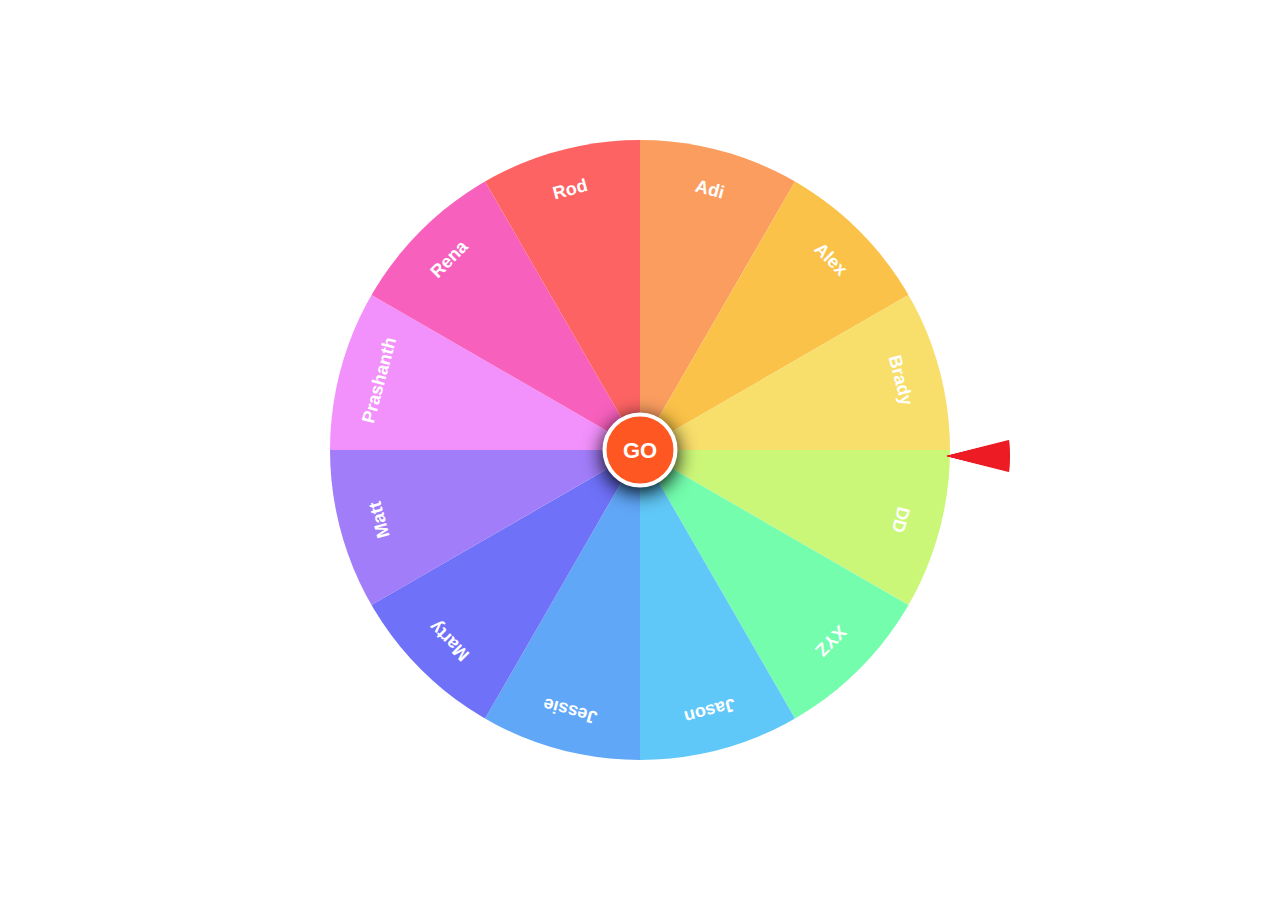
<file: fixed-wheel/index.html>
<!DOCTYPE html>
<html lang="en">

<head>
  <meta charset="UTF-8">
  <meta name="viewport" content="width=device-width, initial-scale=1.0">
  <title>Who will run the next stand-up?</title>
  <link rel="stylesheet" href="fixed-styles.css">
</head>

<body>

  <div class="mainbox">

    <ul class="box" id="box">
      <li>
        <div class="text">Adi</div>
      </li>
      <li>
        <div class="text">Alex</div>
      </li>
      <li>
        <div class="text">Brady</div>
      </li>
      <li>
        <div class="text">DD</div>
      </li>
      <li>
        <div class="text">XYZ</div>
      </li>
      <li>
        <div class="text">Jason</div>
      </li>
      <li>
        <div class="text">Jessie</div>
      </li>
      <li>
        <div class="text">Marty</div>
      </li>
      <li>
        <div class="text">Matt</div>
      </li>
      <li>
        <div class="text">Prashanth</div>
      </li>
      <li>
        <div class="text">Rena</div>
      </li>
      <li>
        <div class="text">Rod</div>
      </li>

      <ul>

  </div>
  <button class="spin" onclick="mySpinner()">GO</button>
  <script src="fixed.js"></script>
</body>

</html>
</file>
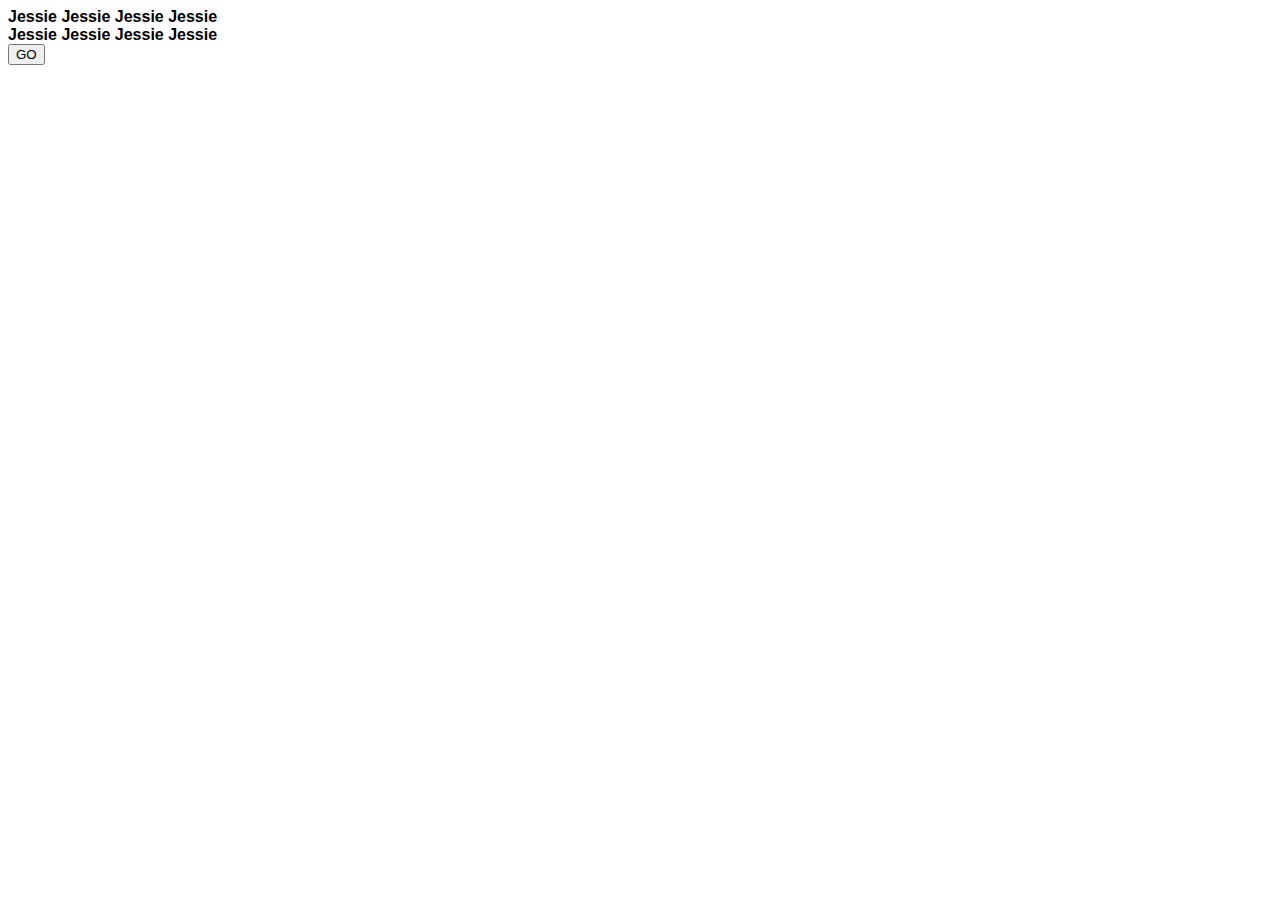
<file: fortune-wheel.html>
<!DOCTYPE html>
<html lang="en">

<head>
    <meta charset="UTF-8">
    <meta name="viewport" content="width=device-width, initial-scale=1.0">
    <title>Who will run the next stand-up?</title>
    <link rel="stylesheet" href="styles.css">
</head>

<body>
    <div class="mainbox">
        <div id="box" class="box">
            <div class="box1">
                <span class="span1"><b>Jessie</b></span>
                <span class="span2"><b>Jessie</b></span>
                <span class="span3"><b>Jessie</b></span>
                <span class="span4"><b>Jessie</b></span>
            </div>
            <div class="box2">
                <span class="span1"><b>Jessie</b></span>
                <span class="span2"><b>Jessie</b></span>
                <span class="span3"><b>Jessie</b></span>
                <span class="span4"><b>Jessie</b></span>
            </div>
        </div>
        <button class="spin" onclick="mySpinner()">GO</button>
    </div>
    <script src="spinner.js"></script>
</body>

</html>
</file>
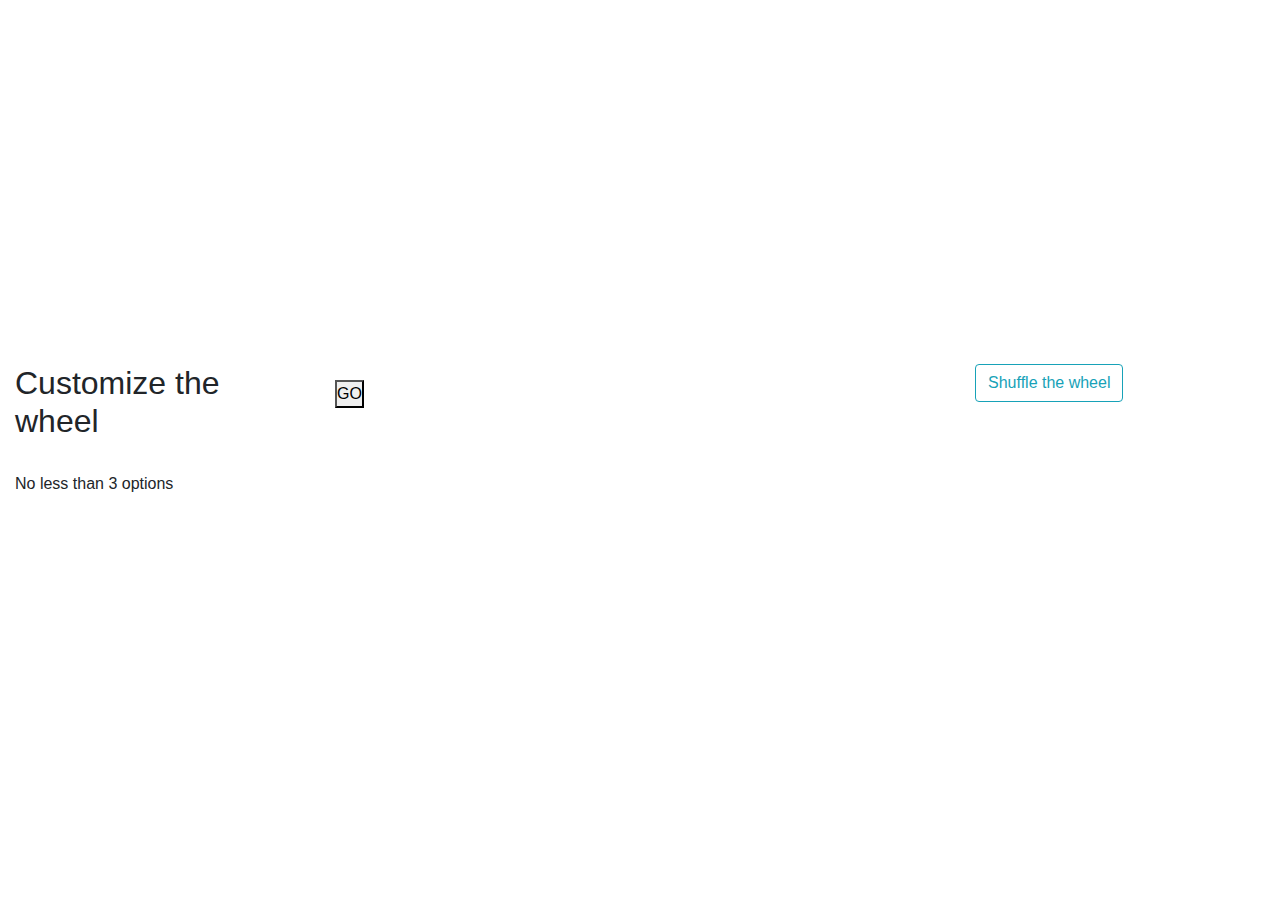
<file: index copy.html>
<!DOCTYPE html>
<html lang="en">

<head>
  <meta charset="UTF-8">
  <meta name="viewport" content="width=device-width, initial-scale=1.0">
  <title>Who will run the next stand-up?</title>
  <link rel="stylesheet" href="dynamic-styles.css">
  <link rel="stylesheet" href="https://maxcdn.bootstrapcdn.com/bootstrap/4.0.0/css/bootstrap.min.css"
    integrity="sha384-Gn5384xqQ1aoWXA+058RXPxPg6fy4IWvTNh0E263XmFcJlSAwiGgFAW/dAiS6JXm" crossorigin="anonymous">

</head>

<body>
  <div class="container-fluid">
    <div class="row">
      <div class="col-3">
        <div class="namebox" id="namebox">
          <h2>Customize the wheel</h2><br>
            <p>
              No less than 3 options
            </p><br>
        </div>
      </div>
      <div class="col-6">
        <div class="mainbox">
          <ul class="mainbox_pie" id="pie">
          </ul>
          <button class="mainbox_spin" onclick="mySpinner()">GO</button>
        </div>
      </div>
      <div class="col-3">
        <button class="btn btn-outline-info btn-primary-spacing" onclick="reCreatePie(this)">
          Shuffle the wheel
        </button>
      </div>
    </div>
  </div>

  <script src="dynamic.js"></script>
</body>

</html>
</file>
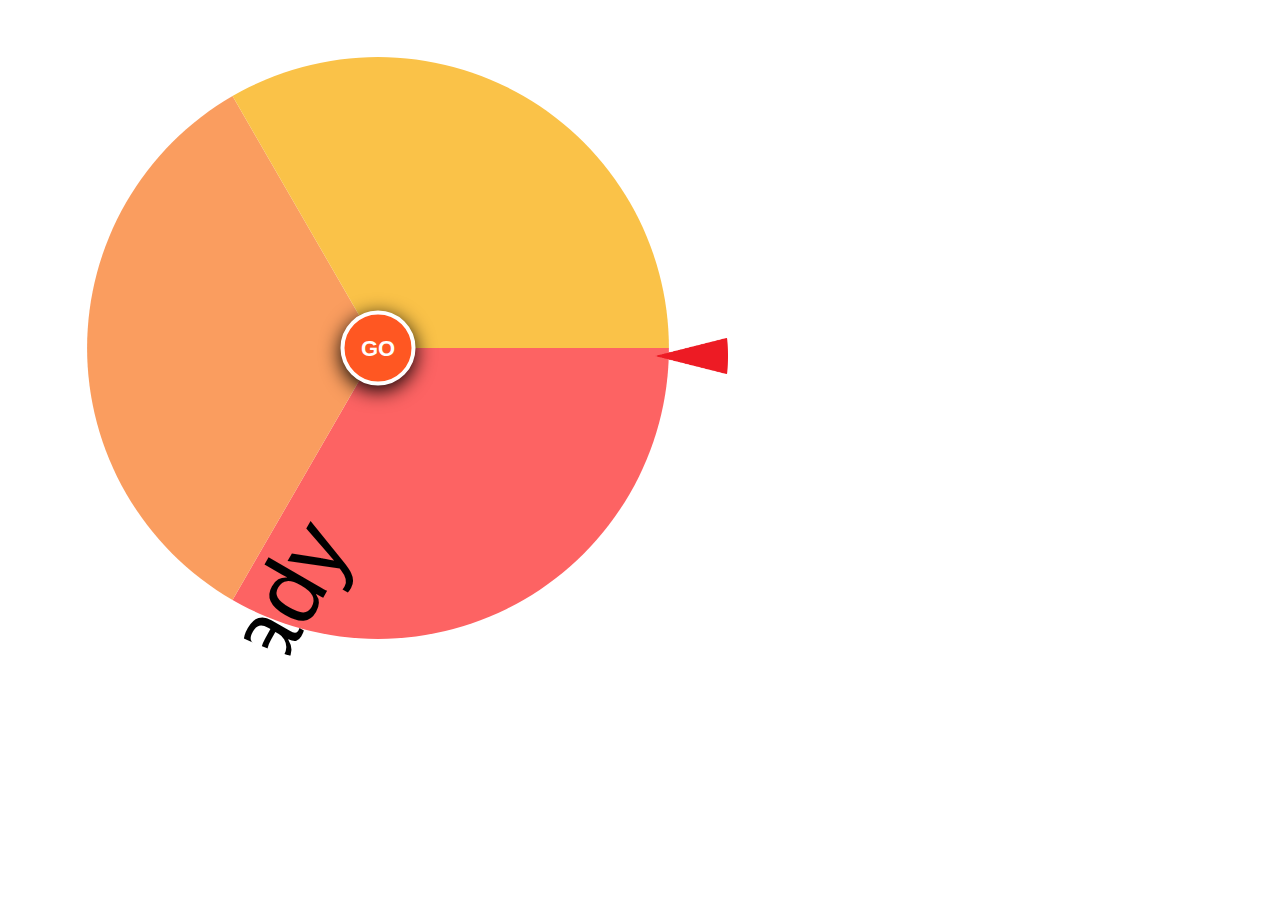
<file: dynamic-wheel-backup/dynamic-b-wheel.html>
<!DOCTYPE html>
<html lang="en">

<head>
    <meta charset="UTF-8">
    <meta name="viewport" content="width=device-width, initial-scale=1.0">
    <title>Document</title>
    <link rel="stylesheet" href="dynamic-b-styles.css">
</head>

<body>
    <!-- <div class="main"> -->
    <div class="mainbox">
        <svg viewBox="0 0 110 110" id="pie" class="pie">
        </svg>
        <button class="spin" onclick="mySpinner()">GO</button>
    </div>
       <script src="dynamic-b.js"></script>
    <!-- </div> -->

</body>

</html>
</file>
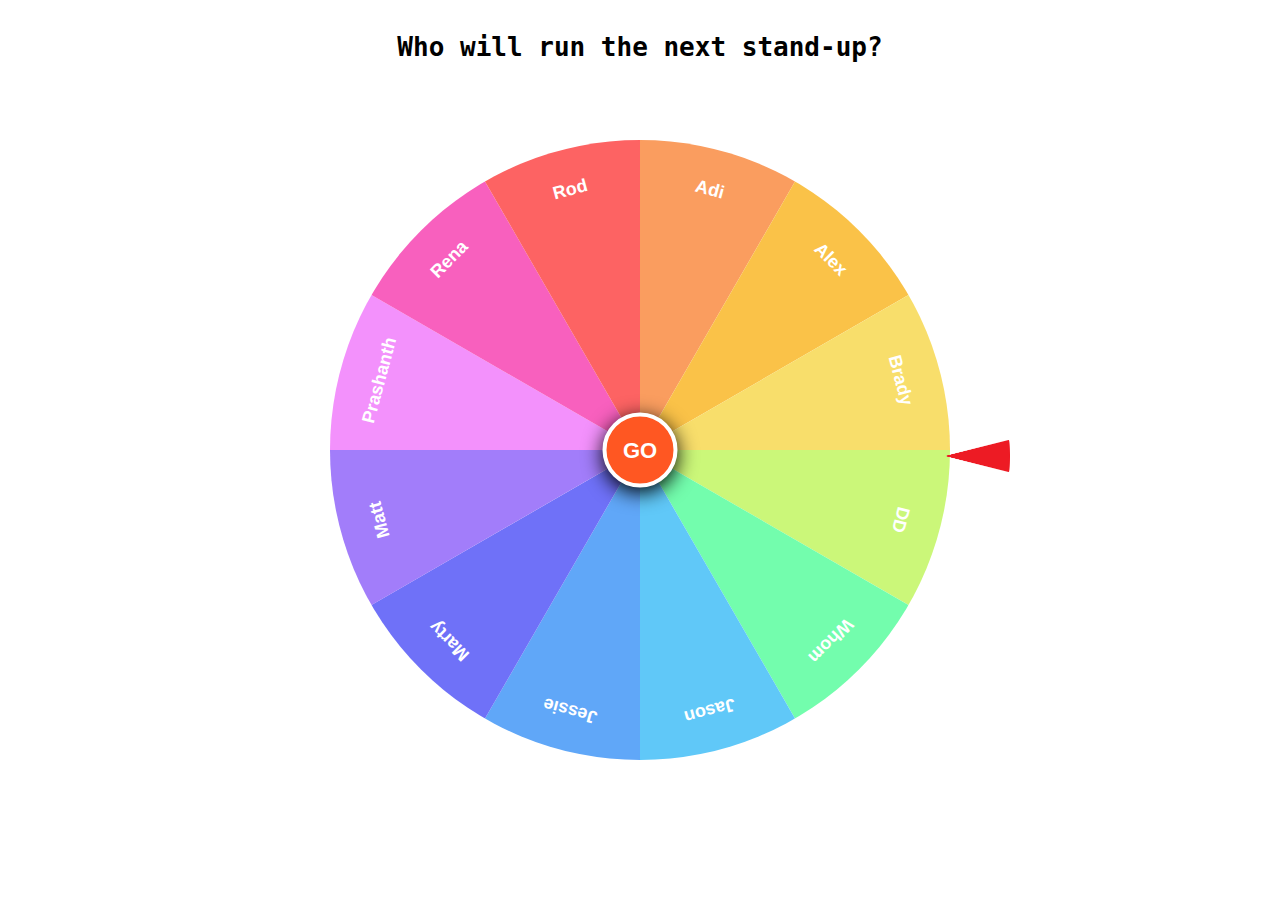
<file: fixed-wheel/fixed-wheel.html>
<!DOCTYPE html>
<html lang="en">

<head>
  <meta charset="UTF-8">
  <meta name="viewport" content="width=device-width, initial-scale=1.0">
  <title>Who will run the next stand-up?</title>
  <link rel="stylesheet" href="fixed-styles.css">
</head>

<body>
  <h1>Who will run the next stand-up?</h1>
  <div class="mainbox">

    <ul class="box" id="box">
      <li>
        <div class="text">Adi</div>
      </li>
      <li>
        <div class="text">Alex</div>
      </li>

      <li>
        <div class="text">Brady</div>
      </li>
      <li>
        <div class="text">DD</div>
      </li>
      <li>
        <div class="text">Whom</div>
      </li>
      <li>
        <div class="text">Jason</div>
      </li>
      <li>
        <div class="text">Jessie</div>
      </li>
      <li>
        <div class="text">Marty</div>
      </li>
      <li>
        <div class="text">Matt</div>
      </li>
      <li>
        <div class="text">Prashanth</div>
      </li>
      <li>
        <div class="text">Rena</div>
      </li>
      <li>
        <div class="text">Rod</div>
      </li>
      <ul>

  </div>
  <button class="spin" onclick="mySpinner()">GO</button>
  <script src="fixed.js"></script>
</body>

</html>
</file>
<file: fixed-wheel/fixed-styles.css>
* {
    box-sizing: border-box;
    padding: 0;
    margin: 0;
    outline: none;
}

body {
    font-family: Open Sans;
    display: flex;
    justify-content: center;
    align-items: center;
    height: 100vh;
    overflow: hidden;
    background: #fff;
    background-size: cover;
}
h1{
    position:absolute;
    top:2rem;
   font-family: monospace;
   
}
.mainbox {
    position: relative;
    width: 40rem;
    height: 40rem;
}

.mainbox::after {
    position: absolute;
    content: "";
    width: 50px;
    height: 70px;
    background: url("./../picker.png") no-repeat;
    background-size: 32px;
    right: -40px;
    top: 300px;
    transform: rotate(90deg);
}
.box {
    width: 100%;
    height: 100%;
    position: relative;
    border-radius: 50%;
    border: 10px solid #fff;
    overflow: hidden;
    transition: all ease 5s;
}

li {
    overflow: hidden;
    position: absolute;
    top: 0;
    right: 0;
    width: 50%;
    height: 50%;
    transform-origin: 0% 100%;
}
.text {
    position: absolute;
    color:#fff;
    font-size: large;
    font-weight: bold;
    font-family: Arial, Helvetica, sans-serif;
    left: -100%;
    width: 200%;
    height: 200%;
    text-align: center;
    transform: skewY(60deg) rotate(15deg);
    padding-top: 30px;
}

li:first-child {
    transform: rotate(0deg) skewY(120deg);
    background: rgb(250, 157, 95);
}
li:nth-child(2) {
    transform: rotate(30deg) skewY(120deg);
    background: rgb(250, 194, 72);
}
li:nth-child(3) {
    transform: rotate(60deg) skewY(120deg);
    background: rgb(248, 222, 107);
}
 li:nth-child(4) {
    transform: rotate(90deg) skewY(120deg);
    background: rgb(203, 247, 121);
}
li:nth-child(5) {
    transform: rotate(120deg) skewY(120deg);
    background: rgb(115, 253, 173);
}
li:nth-child(6) {
    transform: rotate(150deg) skewY(120deg);
    background: rgb(96, 200, 248);
}
li:nth-child(7) {
    transform: rotate(180deg) skewY(120deg);
    background: rgb(96, 167, 248);
}
li:nth-child(8) {
    transform: rotate(210deg) skewY(120deg);
    background: rgb(111, 113, 248);
}
li:nth-child(9) {
    transform: rotate(240deg) skewY(120deg);
    background: rgb(162, 125, 250);
}
li:nth-child(10) {
    transform: rotate(270deg) skewY(120deg);
    background: rgb(243, 145, 252);
}
li:nth-child(11) {
    transform: rotate(300deg) skewY(120deg);
    background: rgb(248, 96, 190);
}
li:nth-child(12) {
    transform: rotate(330deg) skewY(120deg);
    background: rgb(253, 99, 99);
}


.spin {
    position: absolute;
    top: 50%;
    left: 50%;
    transform: translate(-50%, -50%);
    height: 75px;
    width: 75px;
    border-radius: 50%;
    border: 4px solid #fff;
    background-color: #ff5722;
    color: #fff;
    box-shadow: 0 5px 20px #000;
    font-weight: bold;
    font-size: 22px;
    cursor: pointer;
}

.spin:active {
    width: 70px;
    height: 70px;
    font-size: 20px;
}
</file>
<file: styles.css>
body {
  font-family: "Open Sans", sans-serif;
}

#main {
  height: 100vh;
  width: 100vw;
  overflow: hidden;
  display: -webkit-box;
  display: flex;
  -webkit-box-pack: center;
  justify-content: center;
  -webkit-box-align: center;
  align-items: center;
}

.spinner {
  --spin-time: 3000;
  position: relative;
  width: 50vw;
  padding-bottom: 50%;
}
.spinner:before,
.spinner:after {
  content: "";
  display: block;
  position: absolute;
}
.spinner:before,
.spinner:after {
  z-index: 10;
  top: -1px;
  left: 50%;
  -webkit-transform: translateX(-50%);
  transform: translateX(-50%);
  width: 0;
  height: 0;
  border-left: 1vw solid transparent;
  border-right: 1vw solid transparent;
  border-top: 3vw solid lightgrey;
}
.spinner:after {
  z-index: 9;
  margin-left: -2px;
  top: 0;
  opacity: 0.4;
  border-top: 3.2vw solid #000;
}
.spinner-list {
  transition: -webkit-transform calc(var(--spin-time) * 1ms) ease-out;
  transition: transform calc(var(--spin-time) * 1ms) ease-out;
  /* transition: transform calc(var(--spin-time) * 1ms) ease-out;
  transition: -webkit-transform calc(var(--spin-time) * 1ms) ease-out; */
  position: absolute;
  width: 100%;
  height: 100%;
  overflow: hidden;
}
.spinner-list:after {
  content: "";
  display: block;
  width: 1.7vw;
  height: 1.7vw;
  /* background-color: #3c3434; */
  position: absolute;
  top: 0;
  left: 0;
  right: 0;
  bottom: 0;
  margin: auto;
}
.spinner-slice {
  position: absolute;
  display: -webkit-box;
  display: flex;
  top: 50%;
  -webkit-transform-origin: right;
  transform-origin: right;
  list-style: none;
  height: 13.08996939vw;
  width: 25vw;
  -webkit-box-pack: start;
  justify-content: flex-start;
  -webkit-box-align: center;
  align-items: center;
  z-index: -1;
}
.spinner-slice:after {
  content: "";
  position: absolute;
  top: 0;
  width: 0;
  height: 0;
  border-left: 25vw solid;
  border-bottom: 6.7128048154vw solid transparent;
  border-top: 6.7128048154vw solid transparent;
}
.spinner-slice-text {
  z-index: 1;
  text-align: left;
  padding: 0.5em 6em 0.5em 1em;
  max-width: 100%;
  font-size: calc(50vw / 30);
  font-family: Calibri, sans-serif;
  -webkit-transform: translate3d(0, 0, 0);
  transform: translate3d(0, 0, 0);
  -webkit-backface-visibility: visible;
  backface-visibility: visible;
}
.spinner-lever {
  position: absolute;
  top: 0;
  bottom: 0;
  margin: auto;
  left: calc(100% + 4vw);
  border: 0.1vw solid grey;
  background-color: lightgrey;
  width: 4vw;
  height: 8.5vw;
}
.spinner-lever:before,
.spinner-lever:after {
  content: "";
  display: block;
  position: absolute;
  left: 0;
  right: 0;
  margin: auto;
}
.spinner-lever:before {
  top: 0;
  bottom: 0;
  background-color: grey;
  height: 80%;
  width: 1.2vw;
}
.spinner-lever:after {
  top: 0;
  bottom: 0;
  margin: auto;
  height: 35%;
  width: 0.8vw;
  background-color: lightgrey;
  -webkit-transform: translateZ(0) translateY(-25%);
  transform: translateZ(0) translateY(-25%);
  -webkit-backface-visibility: hidden;
  backface-visibility: hidden;
}
.is-spinning .spinner-lever:after {
  -webkit-animation: movePole 3000ms ease-in-out;
  animation: movePole 3000ms ease-in-out;
}
@-webkit-keyframes movePole {
  0%,
  100% {
    -webkit-transform: translateZ(0) translateY(-25%);
    transform: translateZ(0) translateY(-25%);
    height: 35%;
  }
  5%,
  50% {
    height: 10%;
  }
  10% {
    -webkit-transform: translateZ(0) translateY(50%);
    transform: translateZ(0) translateY(50%);
    height: 35%;
  }
  15% {
    height: 35%;
  }
}
@keyframes movePole {
  0%,
  100% {
    -webkit-transform: translateZ(0) translateY(-25%);
    transform: translateZ(0) translateY(-25%);
    height: 35%;
  }
  5%,
  50% {
    height: 10%;
  }
  10% {
    -webkit-transform: translateZ(0) translateY(50%);
    transform: translateZ(0) translateY(50%);
    height: 35%;
  }
  15% {
    height: 35%;
  }
}
.spinner-lever-button {
  text-indent: -9999px;
  position: absolute;
  border: 0;
  background: transparent;
  padding: 0;
  width: 1.8vw;
  height: 1.8vw;
  background-color: red;
  border-radius: 100%;
  cursor: pointer;
  top: calc(25% - 0.9vw);
  left: 0;
  right: 0;
  margin: auto;
  z-index: 1;
}
.is-spinning .spinner-lever-button {
  -webkit-animation: moveLever 3000ms ease-in-out;
  animation: moveLever 3000ms ease-in-out;
}
@-webkit-keyframes moveLever {
  0%,
  100% {
    -webkit-transform: translateY(0%);
    transform: translateY(0%);
  }
  10% {
    -webkit-transform: translateY(240%);
    transform: translateY(240%);
  }
}
@keyframes moveLever {
  0%,
  100% {
    -webkit-transform: translateY(0%);
    transform: translateY(0%);
  }
  10% {
    -webkit-transform: translateY(240%);
    transform: translateY(240%);
  }
}
.spinner-slice:nth-of-type(1) {
  -webkit-transform: translateY(-50%) rotate(30deg);
  transform: translateY(-50%) rotate(30deg);
}
.spinner-slice:nth-of-type(1):after {
  border-left-color: #a94fca;
}

.spinner-slice:nth-of-type(2) {
  -webkit-transform: translateY(-50%) rotate(60deg);
  transform: translateY(-50%) rotate(60deg);
}
.spinner-slice:nth-of-type(2):after {
  border-left-color: #ee4266;
}

.spinner-slice:nth-of-type(3) {
  -webkit-transform: translateY(-50%) rotate(90deg);
  transform: translateY(-50%) rotate(90deg);
}
.spinner-slice:nth-of-type(3):after {
  border-left-color: #ffd23f;
}

.spinner-slice:nth-of-type(4) {
  -webkit-transform: translateY(-50%) rotate(120deg);
  transform: translateY(-50%) rotate(120deg);
}
.spinner-slice:nth-of-type(4):after {
  border-left-color: #3bceac;
}

.spinner-slice:nth-of-type(5) {
  -webkit-transform: translateY(-50%) rotate(150deg);
  transform: translateY(-50%) rotate(150deg);
}
.spinner-slice:nth-of-type(5):after {
  border-left-color: #2765d4;
}

.spinner-slice:nth-of-type(6) {
  -webkit-transform: translateY(-50%) rotate(180deg);
  transform: translateY(-50%) rotate(180deg);
}
.spinner-slice:nth-of-type(6):after {
  border-left-color: #ff715b;
}

.spinner-slice:nth-of-type(7) {
  -webkit-transform: translateY(-50%) rotate(210deg);
  transform: translateY(-50%) rotate(210deg);
}
.spinner-slice:nth-of-type(7):after {
  border-left-color: #a94fca;
}

.spinner-slice:nth-of-type(8) {
  -webkit-transform: translateY(-50%) rotate(240deg);
  transform: translateY(-50%) rotate(240deg);
}
.spinner-slice:nth-of-type(8):after {
  border-left-color: #ee4266;
}

.spinner-slice:nth-of-type(9) {
  -webkit-transform: translateY(-50%) rotate(270deg);
  transform: translateY(-50%) rotate(270deg);
}
.spinner-slice:nth-of-type(9):after {
  border-left-color: #ffd23f;
}

.spinner-slice:nth-of-type(10) {
  -webkit-transform: translateY(-50%) rotate(300deg);
  transform: translateY(-50%) rotate(300deg);
}
.spinner-slice:nth-of-type(10):after {
  border-left-color: #3bceac;
}

.spinner-slice:nth-of-type(11) {
  -webkit-transform: translateY(-50%) rotate(330deg);
  transform: translateY(-50%) rotate(330deg);
}
.spinner-slice:nth-of-type(11):after {
  border-left-color: #2765d4;
}

.spinner-slice:nth-of-type(12) {
  -webkit-transform: translateY(-50%) rotate(360deg);
  transform: translateY(-50%) rotate(360deg);
}
.spinner-slice:nth-of-type(12):after {
  border-left-color: #ff715b;
}
</file>
<file: dynamic-styles.css>
* {
  -webkit-box-sizing: border-box;
          box-sizing: border-box;
  padding: 0;
  margin: 0;
  outline: none;
}

body {
  font-family: Open Sans;
  display: -webkit-box;
  display: -ms-flexbox;
  display: flex;
  -webkit-box-pack: center;
      -ms-flex-pack: center;
          justify-content: center;
  -webkit-box-align: center;
      -ms-flex-align: center;
          align-items: center;
  height: 100vh;
  overflow: hidden;
  background: #fff;
  background-size: cover;
}

h1 {
  position: absolute;
  top: 2rem;
  font-family: monospace;
}

.leftBox {
  position: absolute;
  width: 20rem;
  height: 40rem;
  left: 100px;
  top: 10%;
}

.leftBox input[type="checkbox"] {
  width: 20px;
  height: 20px;
  margin-right: 8px;
  cursor: pointer;
}

.leftBox h2 {
  font-family: monospace;
}

.leftBox p {
  font-family: monospace;
  font-size: small;
}

.middleBox {
  position: relative;
  margin: 0 auto;
  width: 40rem;
  height: 40rem;
}

.middleBox::after {
  position: absolute;
  content: "";
  width: 50px;
  height: 70px;
  background: url("picker.png") no-repeat;
  background-size: 32px;
  right: -40px;
  top: 300px;
  -webkit-transform: rotate(90deg);
          transform: rotate(90deg);
}

.middleBox .middleBox_pie {
  width: 100%;
  height: 100%;
  position: relative;
  border-radius: 50%;
  border: 10px solid #fff;
  overflow: hidden;
  -webkit-transition: all ease 5s;
  transition: all ease 5s;
}

.middleBox .middleBox_pie li {
  overflow: hidden;
  position: absolute;
  top: -20%;
  right: -20%;
  width: 70%;
  height: 70%;
  -webkit-transform-origin: 0% 100%;
          transform-origin: 0% 100%;
}

.middleBox .middleBox_spin {
  position: absolute;
  top: 50%;
  left: 50%;
  -webkit-transform: translate(-50%, -50%);
          transform: translate(-50%, -50%);
  height: 75px;
  width: 75px;
  border-radius: 50%;
  border: 4px solid #fff;
  background-color: #ff5722;
  color: #fff;
  -webkit-box-shadow: 0 5px 20px #000;
          box-shadow: 0 5px 20px #000;
  font-weight: bold;
  font-size: 22px;
  cursor: pointer;
}

.middleBox .middleBox_spin:active {
  width: 70px;
  height: 70px;
  font-size: 20px;
}

.middleBox .middleBox_spin:focus {
  outline: 0 !important;
}
/*# sourceMappingURL=dynamic-styles.css.map */
</file>
<file: dynamic-wheel-backup/dynamic-b-styles.css>
svg {
  height: 50rem;
  width: 50rem;

}

text {
  font-family: Helvetica, Arial, sans-serif;
  font-size: 2;
  pointer-events: none;
}
.spin {
  position: absolute;
  z-index: 1;
  left: 50%;
  top: 50%;
  transform: translate(-50%, -50%);
  height: 75px;
  width: 75px;
  border-radius: 50%;
  border: 4px solid #fff;
  background-color: #ff5722;
  color: #fff;
  box-shadow: 0 5px 20px #000;
  font-weight: bold;
  font-size: 22px;
  cursor: pointer;
  overflow: hidden;
}

.spin:active {
  width: 70px;
  height: 70px;
  font-size: 20px;
}
/* 
.main {
  width: 100%;
  height: 100%;
} */

.mainbox {
  resize: both;
  position: relative;
  width: 40rem;
  height: 40rem;
  margin:  20px 50px;
  display: inline-block;
}

.mainbox::after {
  position: absolute;
  content: "";
  width: 60px;
  height: 80px;
  background: url("./../picker.png") no-repeat;
  background-size: 36px;
  right: -20px;
  top: 300px;
  transform: rotate(90deg);
}

.img {
  position: absolute;
  top: 50%;
  transform: translateY(-50%);
  content: "";
  width: 50px;
  height: 70px;
  margin: -30px;
  background: url("picker.png") no-repeat;
  background-size: 32px;
  transform: rotate(90deg);
  display: inline-block;
}

.pie {
  width: 100%;
  height: 100%;
  position: relative;
  border-radius: 50%;
  overflow: hidden;
  transition: all ease 5s;
}
</file>
